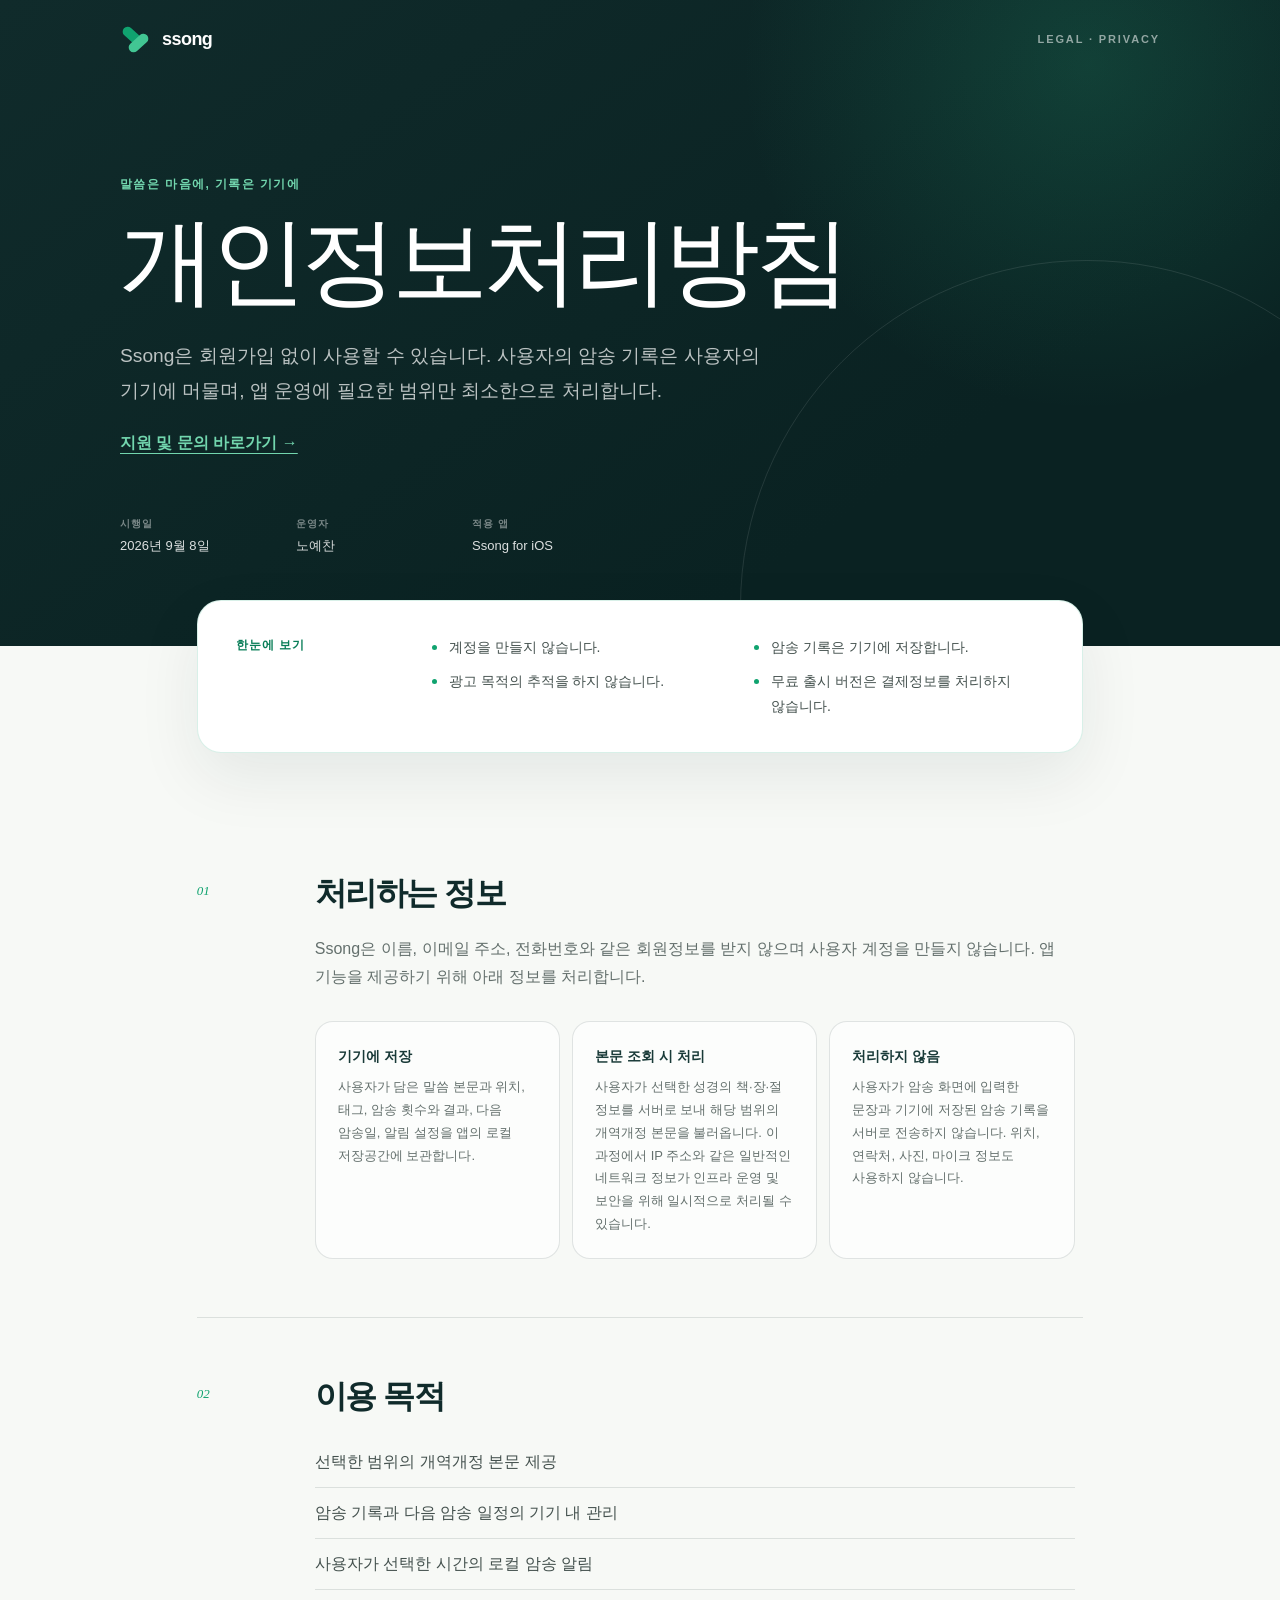
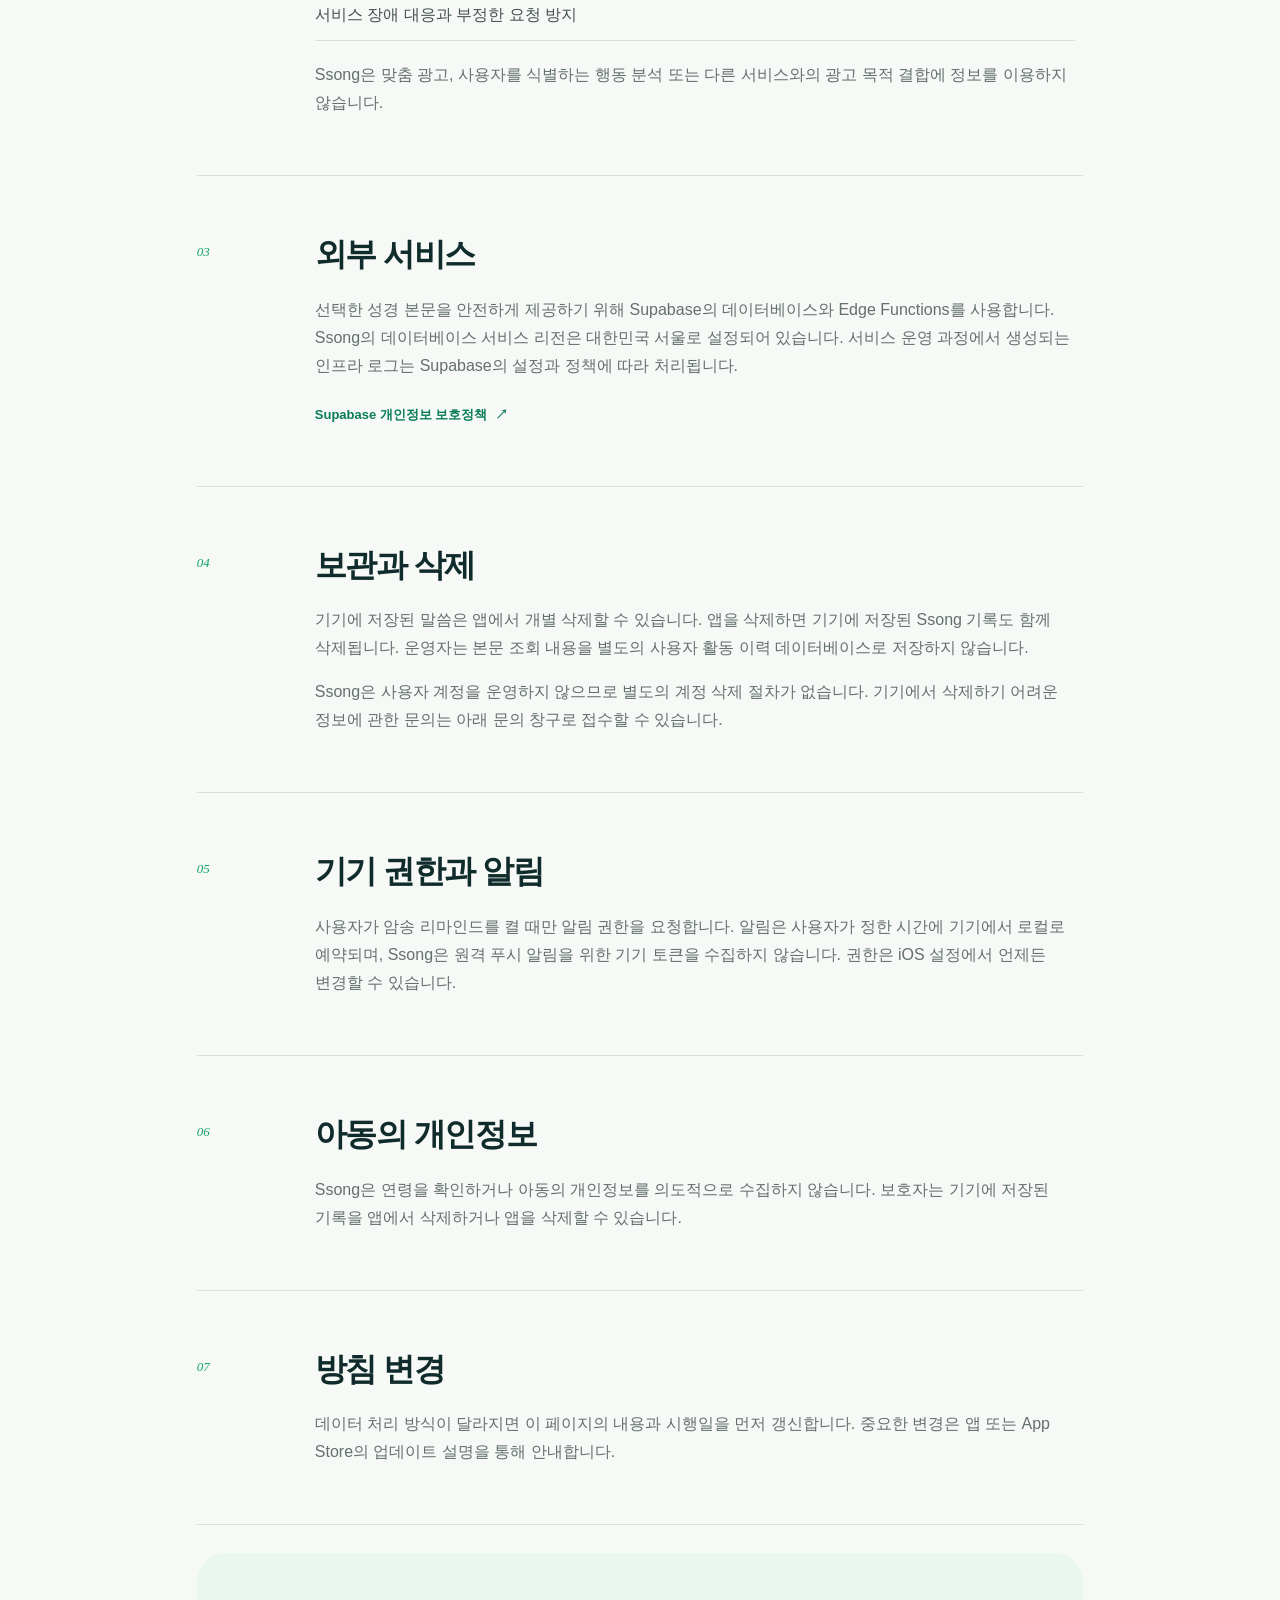
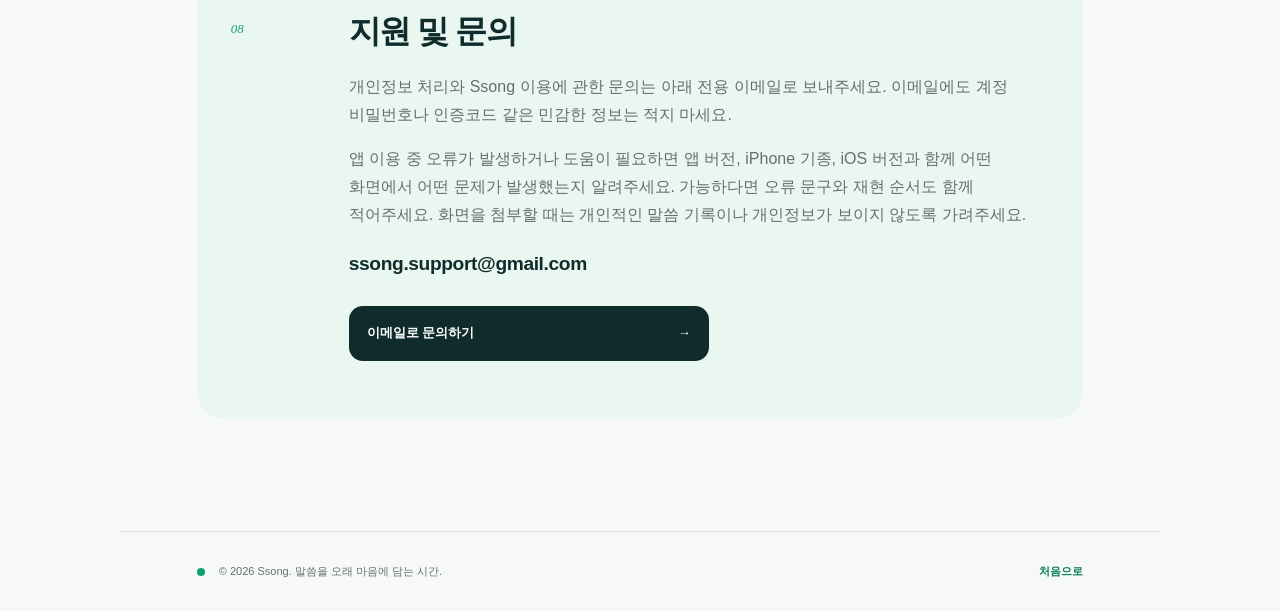
<file: index.html>
<!doctype html>
<html lang="ko">
  <head>
    <meta charset="utf-8" />
    <meta http-equiv="refresh" content="0; url=./privacy/" />
    <meta name="viewport" content="width=device-width, initial-scale=1" />
    <title>Ssong 법적 정보</title>
    <link rel="canonical" href="https://noy3928.github.io/ssong-legal/privacy/" />
  </head>
  <body>
    <p><a href="./privacy/">Ssong 개인정보처리방침 보기</a></p>
  </body>
</html>
</file>
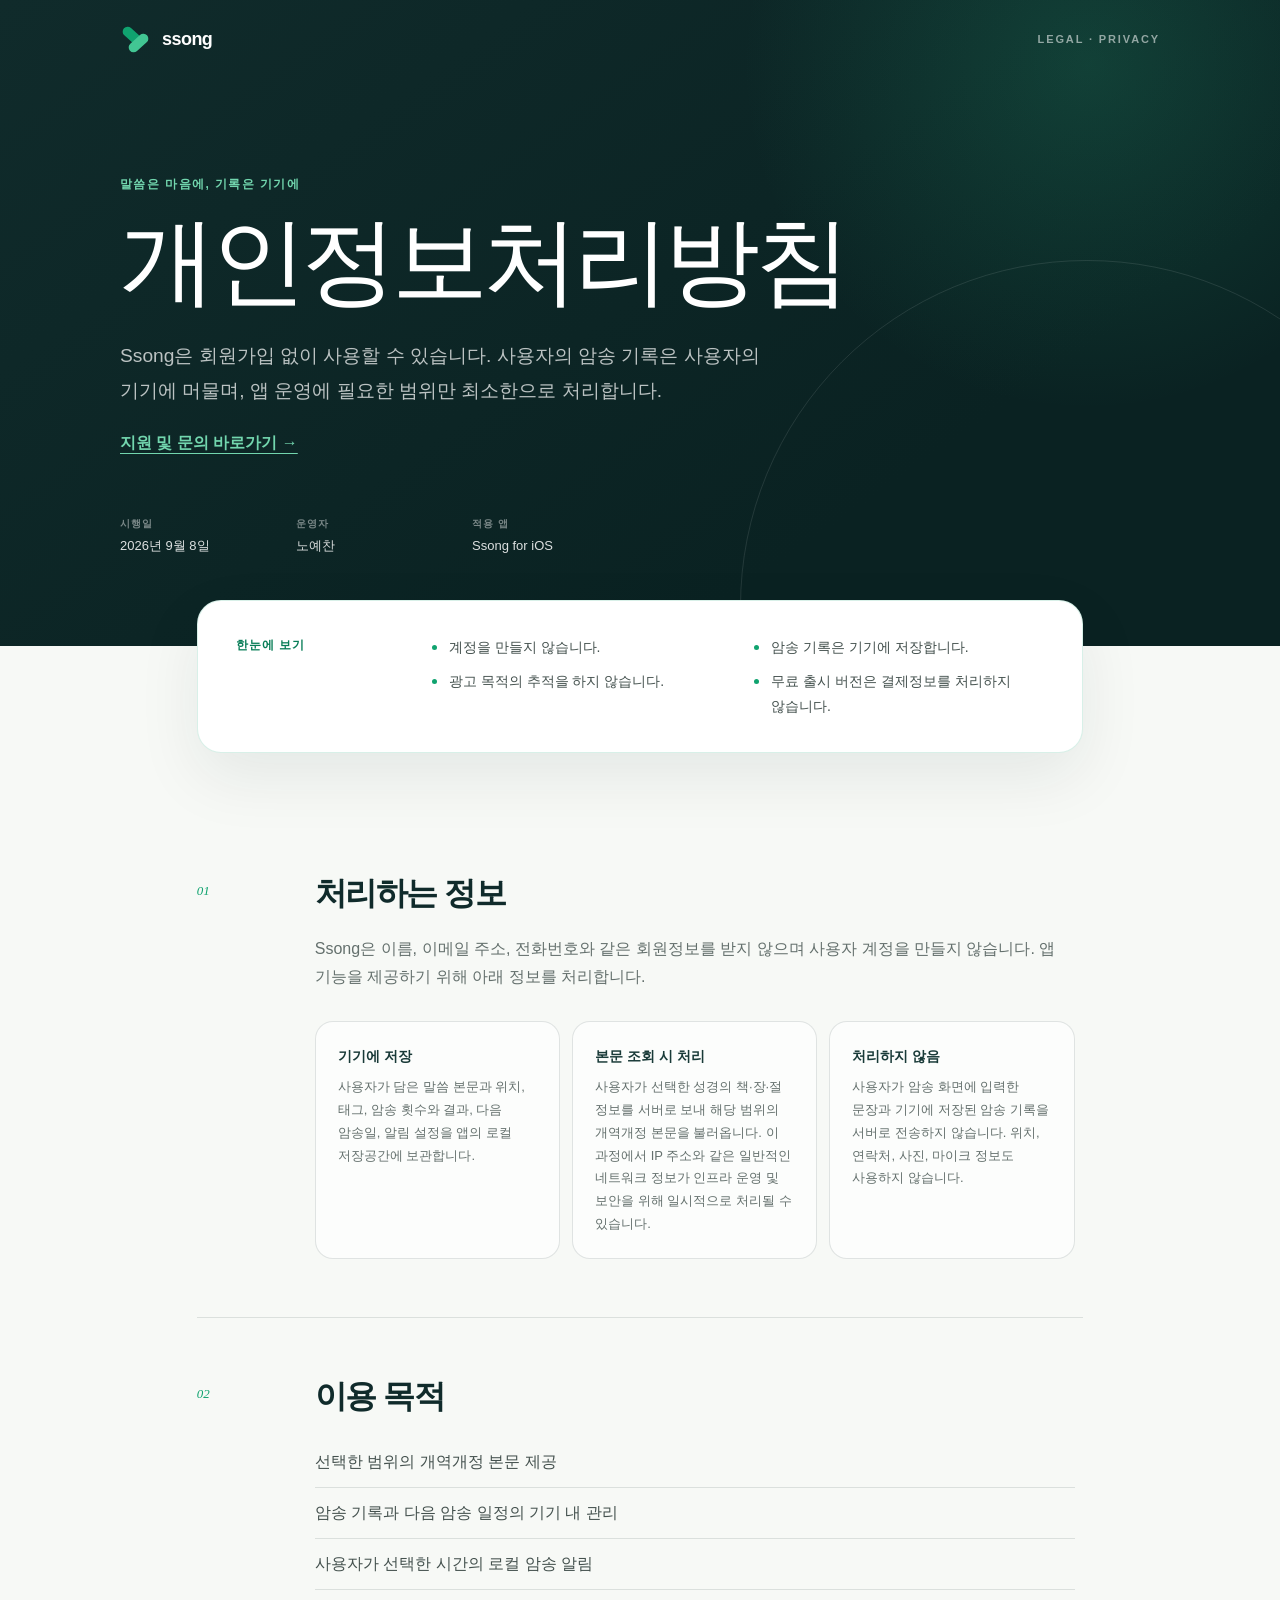
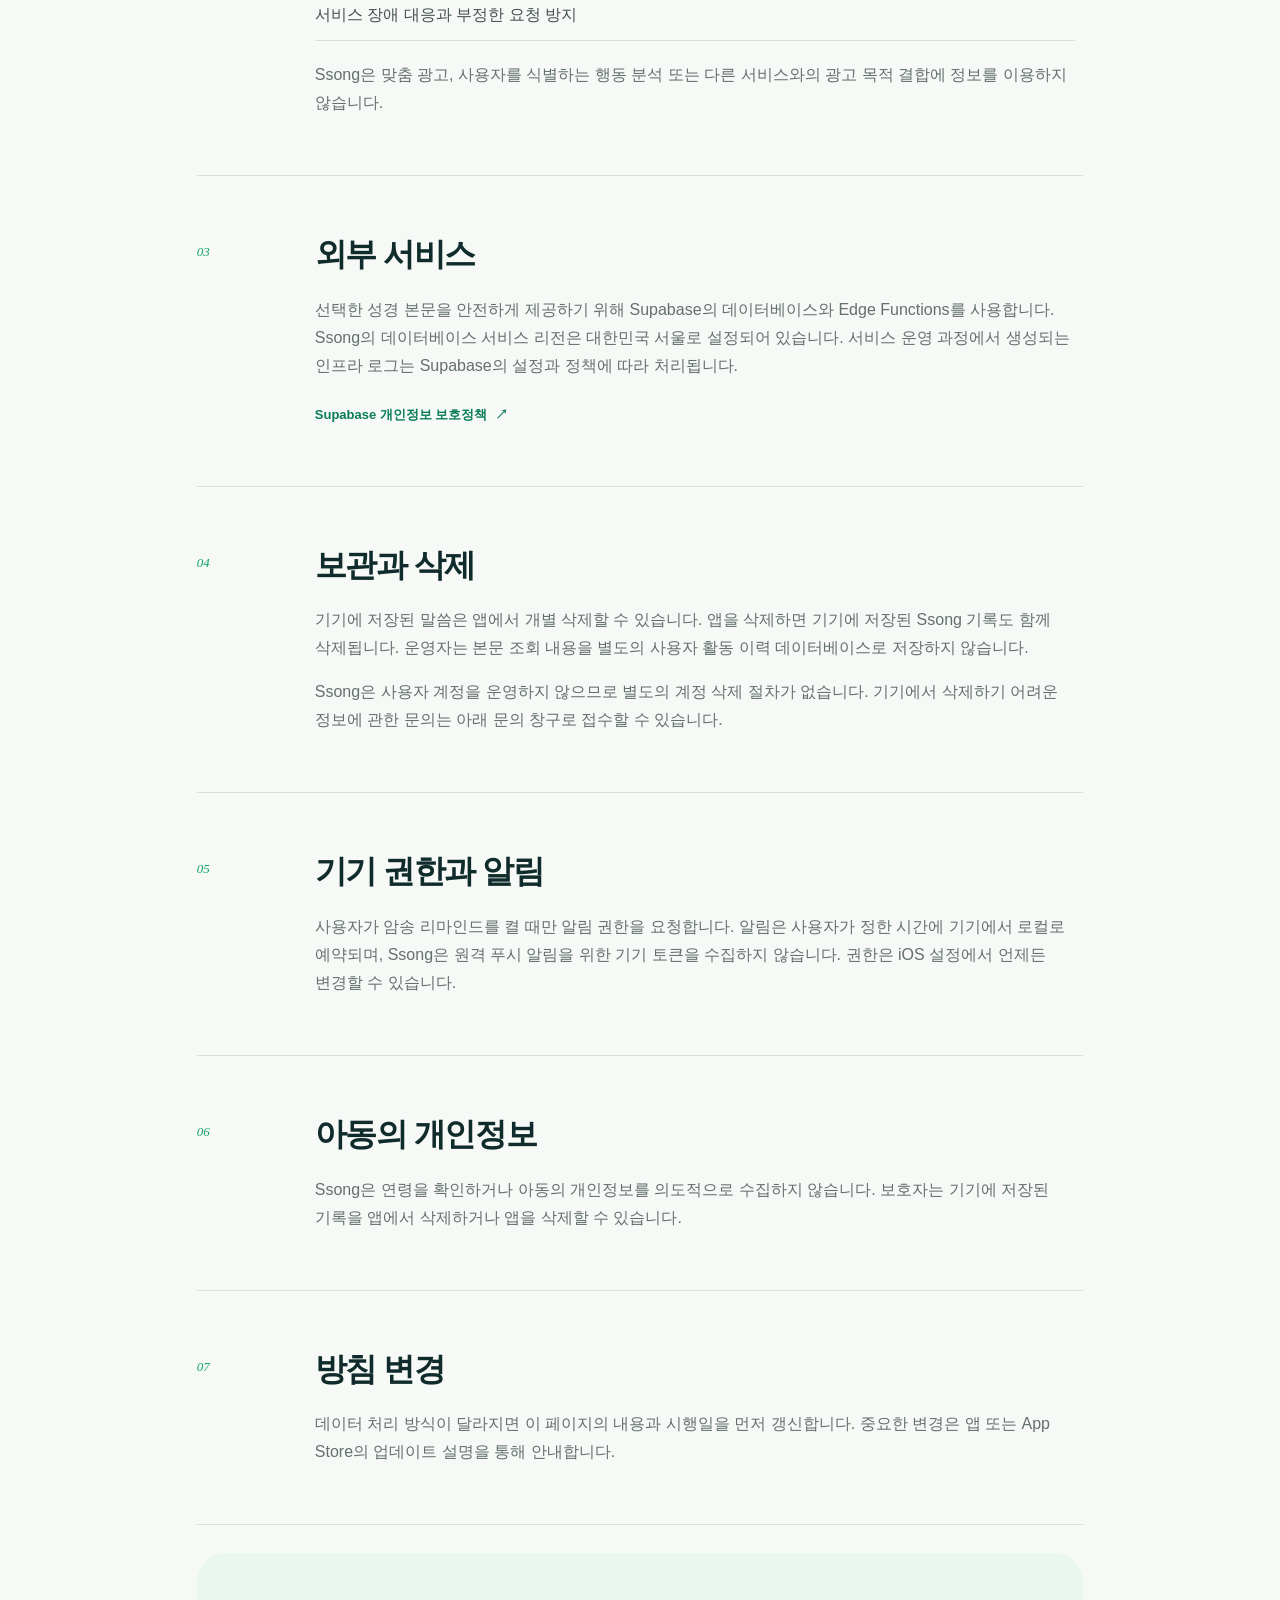
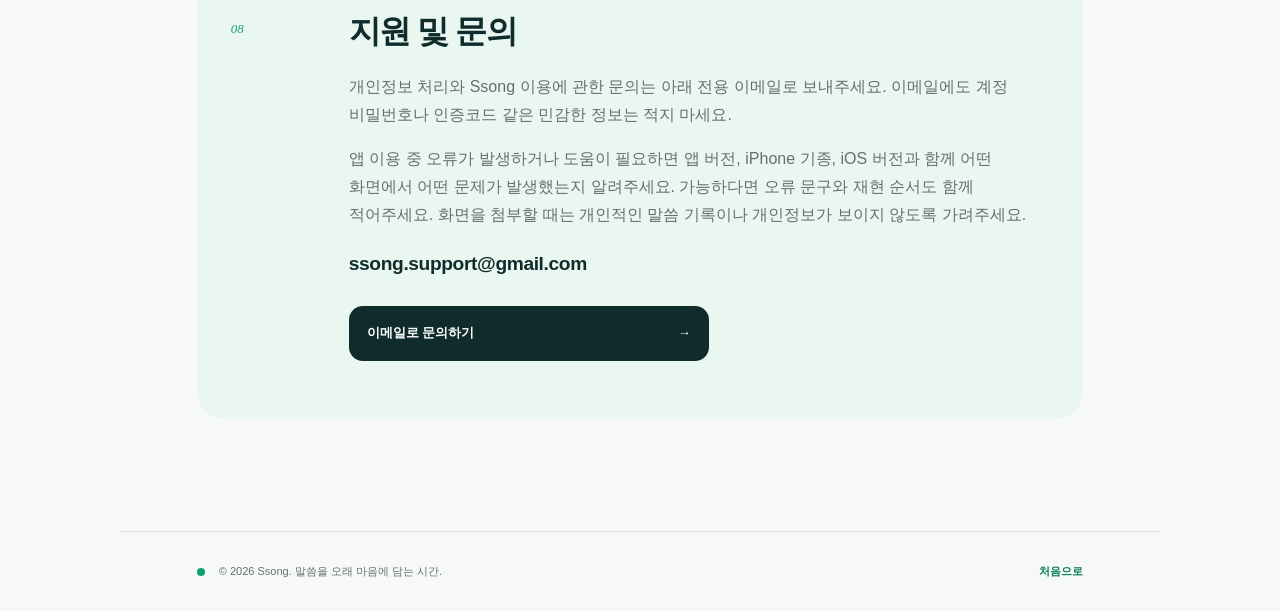
<file: privacy/index.html>
<!doctype html>
<html lang="ko">
  <head>
    <meta charset="utf-8" />
    <meta
      name="viewport"
      content="width=device-width, initial-scale=1, viewport-fit=cover"
    />
    <meta name="color-scheme" content="light" />
    <meta name="theme-color" content="#102b2b" />
    <meta name="referrer" content="strict-origin-when-cross-origin" />
    <meta
      name="description"
      content="Ssong이 사용자의 암송 기록과 개인정보를 처리하는 방식을 안내합니다."
    />
    <meta property="og:title" content="Ssong 개인정보처리방침" />
    <meta
      property="og:description"
      content="말씀은 마음에, 기록은 사용자의 기기에 머뭅니다."
    />
    <meta property="og:type" content="website" />
    <meta
      property="og:url"
      content="https://noy3928.github.io/ssong-legal/privacy/"
    />
    <title>Ssong 개인정보처리방침</title>
    <link rel="canonical" href="https://noy3928.github.io/ssong-legal/privacy/" />
    <link rel="stylesheet" href="./styles.css" />
  </head>
  <body>
    <header class="hero">
      <nav class="nav" aria-label="현재 문서">
        <a class="brand" href="./" aria-label="Ssong 개인정보처리방침 처음으로">
          <span class="brand-mark" aria-hidden="true">
            <span class="stroke stroke-a"></span>
            <span class="stroke stroke-b"></span>
          </span>
          <span>ssong</span>
        </a>
        <span class="document-label">LEGAL · PRIVACY</span>
      </nav>

      <div class="hero-copy">
        <p class="eyebrow">말씀은 마음에, 기록은 기기에</p>
        <h1>개인정보처리방침</h1>
        <p class="lede">
          Ssong은 회원가입 없이 사용할 수 있습니다. 사용자의 암송 기록은
          사용자의 기기에 머물며, 앱 운영에 필요한 범위만 최소한으로
          처리합니다.
        </p>
        <a class="support-shortcut" href="#contact">지원 및 문의 바로가기 →</a>
        <dl class="document-meta">
          <div>
            <dt>시행일</dt>
            <dd>2026년 9월 8일</dd>
          </div>
          <div>
            <dt>운영자</dt>
            <dd>노예찬</dd>
          </div>
          <div>
            <dt>적용 앱</dt>
            <dd>Ssong for iOS</dd>
          </div>
        </dl>
      </div>
    </header>

    <main>
      <aside class="summary" aria-labelledby="summary-title">
        <p id="summary-title">한눈에 보기</p>
        <ul>
          <li>계정을 만들지 않습니다.</li>
          <li>암송 기록은 기기에 저장합니다.</li>
          <li>광고 목적의 추적을 하지 않습니다.</li>
          <li>무료 출시 버전은 결제정보를 처리하지 않습니다.</li>
        </ul>
      </aside>

      <article class="policy">
        <section id="scope">
          <div class="section-number" aria-hidden="true">01</div>
          <div class="section-copy">
            <h2>처리하는 정보</h2>
            <p>
              Ssong은 이름, 이메일 주소, 전화번호와 같은 회원정보를 받지
              않으며 사용자 계정을 만들지 않습니다. 앱 기능을 제공하기 위해
              아래 정보를 처리합니다.
            </p>
            <div class="data-grid">
              <div class="data-card">
                <h3>기기에 저장</h3>
                <p>
                  사용자가 담은 말씀 본문과 위치, 태그, 암송 횟수와 결과,
                  다음 암송일, 알림 설정을 앱의 로컬 저장공간에 보관합니다.
                </p>
              </div>
              <div class="data-card">
                <h3>본문 조회 시 처리</h3>
                <p>
                  사용자가 선택한 성경의 책·장·절 정보를 서버로 보내 해당
                  범위의 개역개정 본문을 불러옵니다. 이 과정에서 IP 주소와
                  같은 일반적인 네트워크 정보가 인프라 운영 및 보안을 위해
                  일시적으로 처리될 수 있습니다.
                </p>
              </div>
              <div class="data-card">
                <h3>처리하지 않음</h3>
                <p>
                  사용자가 암송 화면에 입력한 문장과 기기에 저장된 암송
                  기록을 서버로 전송하지 않습니다. 위치, 연락처, 사진,
                  마이크 정보도 사용하지 않습니다.
                </p>
              </div>
            </div>
          </div>
        </section>

        <section id="purpose">
          <div class="section-number" aria-hidden="true">02</div>
          <div class="section-copy">
            <h2>이용 목적</h2>
            <ul class="plain-list">
              <li>선택한 범위의 개역개정 본문 제공</li>
              <li>암송 기록과 다음 암송 일정의 기기 내 관리</li>
              <li>사용자가 선택한 시간의 로컬 암송 알림</li>
              <li>서비스 장애 대응과 부정한 요청 방지</li>
            </ul>
            <p>
              Ssong은 맞춤 광고, 사용자를 식별하는 행동 분석 또는 다른
              서비스와의 광고 목적 결합에 정보를 이용하지 않습니다.
            </p>
          </div>
        </section>

        <section id="service-provider">
          <div class="section-number" aria-hidden="true">03</div>
          <div class="section-copy">
            <h2>외부 서비스</h2>
            <p>
              선택한 성경 본문을 안전하게 제공하기 위해 Supabase의 데이터베이스와
              Edge Functions를 사용합니다. Ssong의 데이터베이스 서비스 리전은
              대한민국 서울로 설정되어 있습니다. 서비스 운영 과정에서 생성되는
              인프라 로그는 Supabase의 설정과 정책에 따라 처리됩니다.
            </p>
            <a
              class="text-link"
              href="https://supabase.com/privacy"
              rel="noreferrer"
              target="_blank"
            >
              Supabase 개인정보 보호정책
              <span aria-hidden="true">↗</span>
            </a>
          </div>
        </section>

        <section id="retention">
          <div class="section-number" aria-hidden="true">04</div>
          <div class="section-copy">
            <h2>보관과 삭제</h2>
            <p>
              기기에 저장된 말씀은 앱에서 개별 삭제할 수 있습니다. 앱을
              삭제하면 기기에 저장된 Ssong 기록도 함께 삭제됩니다. 운영자는
              본문 조회 내용을 별도의 사용자 활동 이력 데이터베이스로
              저장하지 않습니다.
            </p>
            <p>
              Ssong은 사용자 계정을 운영하지 않으므로 별도의 계정 삭제
              절차가 없습니다. 기기에서 삭제하기 어려운 정보에 관한 문의는
              아래 문의 창구로 접수할 수 있습니다.
            </p>
          </div>
        </section>

        <section id="permissions">
          <div class="section-number" aria-hidden="true">05</div>
          <div class="section-copy">
            <h2>기기 권한과 알림</h2>
            <p>
              사용자가 암송 리마인드를 켤 때만 알림 권한을 요청합니다. 알림은
              사용자가 정한 시간에 기기에서 로컬로 예약되며, Ssong은 원격 푸시
              알림을 위한 기기 토큰을 수집하지 않습니다. 권한은 iOS 설정에서
              언제든 변경할 수 있습니다.
            </p>
          </div>
        </section>

        <section id="children">
          <div class="section-number" aria-hidden="true">06</div>
          <div class="section-copy">
            <h2>아동의 개인정보</h2>
            <p>
              Ssong은 연령을 확인하거나 아동의 개인정보를 의도적으로 수집하지
              않습니다. 보호자는 기기에 저장된 기록을 앱에서 삭제하거나 앱을
              삭제할 수 있습니다.
            </p>
          </div>
        </section>

        <section id="changes">
          <div class="section-number" aria-hidden="true">07</div>
          <div class="section-copy">
            <h2>방침 변경</h2>
            <p>
              데이터 처리 방식이 달라지면 이 페이지의 내용과 시행일을 먼저
              갱신합니다. 중요한 변경은 앱 또는 App Store의 업데이트 설명을
              통해 안내합니다.
            </p>
          </div>
        </section>

        <section id="contact" class="contact-section">
          <div class="section-number" aria-hidden="true">08</div>
          <div class="section-copy">
            <h2>지원 및 문의</h2>
            <p>
              개인정보 처리와 Ssong 이용에 관한 문의는 아래 전용 이메일로
              보내주세요. 이메일에도 계정 비밀번호나 인증코드 같은 민감한
              정보는 적지 마세요.
            </p>
            <p>
              앱 이용 중 오류가 발생하거나 도움이 필요하면 앱 버전, iPhone 기종,
              iOS 버전과 함께 어떤 화면에서 어떤 문제가 발생했는지 알려주세요.
              가능하다면 오류 문구와 재현 순서도 함께 적어주세요.
              화면을 첨부할 때는 개인적인 말씀 기록이나 개인정보가 보이지 않도록
              가려주세요.
            </p>
            <p class="contact-email">ssong.support@gmail.com</p>
            <a
              class="contact-link"
              href="mailto:ssong.support@gmail.com"
            >
              <span>이메일로 문의하기</span>
              <span aria-hidden="true">→</span>
            </a>
          </div>
        </section>
      </article>
    </main>

    <footer>
      <div class="footer-mark" aria-hidden="true"></div>
      <p>© 2026 Ssong. 말씀을 오래 마음에 담는 시간.</p>
      <a href="#scope">처음으로</a>
    </footer>
  </body>
</html>
</file>
<file: privacy/styles.css>
:root {
  --navy: #102b2b;
  --navy-soft: #193a38;
  --emerald: #10a36f;
  --emerald-deep: #087d57;
  --mint: #e9f7f0;
  --canvas: #f7f9f6;
  --paper: #ffffff;
  --ink: #1a2624;
  --muted: #64706d;
  --hairline: rgba(16, 43, 43, 0.12);
  --shadow: 0 24px 64px rgba(14, 44, 39, 0.08);
}

* {
  box-sizing: border-box;
}

html {
  scroll-behavior: smooth;
}

body {
  margin: 0;
  background: var(--canvas);
  color: var(--ink);
  font-family:
    "Apple SD Gothic Neo", "Pretendard", "Noto Sans KR", sans-serif;
  font-size: 16px;
  line-height: 1.75;
  word-break: keep-all;
}

a {
  color: inherit;
}

.hero {
  position: relative;
  overflow: hidden;
  min-height: 620px;
  padding: max(24px, env(safe-area-inset-top)) 6vw 88px;
  background:
    radial-gradient(circle at 85% 10%, rgba(45, 191, 139, 0.18), transparent 28%),
    linear-gradient(145deg, var(--navy), #0a2222 72%);
  color: white;
}

.hero::after {
  position: absolute;
  right: -12vw;
  bottom: -24vw;
  width: 54vw;
  height: 54vw;
  min-width: 420px;
  min-height: 420px;
  border: 1px solid rgba(255, 255, 255, 0.1);
  border-radius: 50%;
  content: "";
}

.nav,
.hero-copy,
main,
footer {
  width: min(100%, 1040px);
  margin-inline: auto;
}

.nav {
  display: flex;
  align-items: center;
  justify-content: space-between;
}

.brand {
  display: inline-flex;
  align-items: center;
  gap: 11px;
  color: white;
  font-size: 18px;
  font-weight: 700;
  letter-spacing: -0.03em;
  text-decoration: none;
}

.brand-mark {
  position: relative;
  display: inline-block;
  width: 31px;
  height: 31px;
}

.stroke {
  position: absolute;
  width: 23px;
  height: 10px;
  border-radius: 99px;
  background: var(--emerald);
}

.stroke-a {
  top: 7px;
  left: 1px;
  transform: rotate(42deg);
}

.stroke-b {
  right: 1px;
  bottom: 7px;
  transform: rotate(-42deg);
  background: #42c693;
}

.document-label {
  color: rgba(255, 255, 255, 0.55);
  font-size: 11px;
  font-weight: 700;
  letter-spacing: 0.17em;
}

.hero-copy {
  position: relative;
  z-index: 1;
  margin-top: 118px;
}

.eyebrow {
  margin: 0 0 18px;
  color: #72d6ae;
  font-size: 12px;
  font-weight: 700;
  letter-spacing: 0.12em;
}

h1 {
  max-width: 760px;
  margin: 0;
  font-family: Georgia, "Times New Roman", serif;
  font-size: clamp(3rem, 8vw, 6rem);
  font-weight: 400;
  letter-spacing: -0.055em;
  line-height: 1.03;
}

.lede {
  max-width: 650px;
  margin: 28px 0 0;
  color: rgba(255, 255, 255, 0.72);
  font-size: clamp(1rem, 2vw, 1.2rem);
  line-height: 1.8;
}

.document-meta {
  display: flex;
  flex-wrap: wrap;
  gap: 28px 56px;
  margin: 58px 0 0;
}

.support-shortcut {
  display: inline-block;
  margin-top: 20px;
  color: #72d6ae;
  font-weight: 700;
  text-underline-offset: 5px;
}

.document-meta div {
  min-width: 120px;
}

.document-meta dt {
  color: rgba(255, 255, 255, 0.45);
  font-size: 10px;
  font-weight: 700;
  letter-spacing: 0.1em;
  text-transform: uppercase;
}

.document-meta dd {
  margin: 3px 0 0;
  color: rgba(255, 255, 255, 0.86);
  font-size: 13px;
}

main {
  padding: 0 6vw 112px;
}

.summary {
  position: relative;
  z-index: 2;
  display: grid;
  grid-template-columns: 160px 1fr;
  gap: 36px;
  margin-top: -46px;
  padding: 34px 38px;
  border: 1px solid rgba(16, 163, 111, 0.16);
  border-radius: 24px;
  background: var(--paper);
  box-shadow: var(--shadow);
}

.summary > p {
  margin: 0;
  color: var(--emerald-deep);
  font-size: 12px;
  font-weight: 700;
  letter-spacing: 0.08em;
}

.summary ul {
  display: grid;
  grid-template-columns: repeat(2, 1fr);
  gap: 10px 32px;
  margin: 0;
  padding: 0;
  list-style: none;
}

.summary li {
  position: relative;
  padding-left: 17px;
  color: #44514e;
  font-size: 14px;
}

.summary li::before {
  position: absolute;
  top: 0.72em;
  left: 0;
  width: 5px;
  height: 5px;
  border-radius: 50%;
  background: var(--emerald);
  content: "";
}

.policy {
  padding-top: 62px;
}

.policy section {
  display: grid;
  grid-template-columns: 88px 1fr;
  gap: 30px;
  padding: 58px 0;
  border-bottom: 1px solid var(--hairline);
  scroll-margin-top: 24px;
}

.section-number {
  padding-top: 7px;
  color: var(--emerald);
  font-family: Georgia, "Times New Roman", serif;
  font-size: 13px;
  font-style: italic;
}

.section-copy {
  max-width: 760px;
}

h2 {
  margin: 0 0 20px;
  color: var(--navy);
  font-size: clamp(1.55rem, 3vw, 2rem);
  letter-spacing: -0.045em;
  line-height: 1.3;
}

h3 {
  margin: 0 0 8px;
  color: var(--navy-soft);
  font-size: 14px;
}

.section-copy > p {
  margin: 0;
  color: var(--muted);
}

.section-copy > p + p {
  margin-top: 16px;
}

.data-grid {
  display: grid;
  grid-template-columns: repeat(3, 1fr);
  gap: 12px;
  margin-top: 30px;
}

.data-card {
  padding: 22px;
  border: 1px solid var(--hairline);
  border-radius: 18px;
  background: rgba(255, 255, 255, 0.62);
}

.data-card p {
  margin: 0;
  color: var(--muted);
  font-size: 13px;
  line-height: 1.75;
}

.plain-list {
  margin: 0 0 20px;
  padding: 0;
  list-style: none;
}

.plain-list li {
  padding: 11px 0;
  border-bottom: 1px solid var(--hairline);
  color: #44514e;
}

.text-link {
  display: inline-flex;
  gap: 8px;
  margin-top: 24px;
  color: var(--emerald-deep);
  font-size: 13px;
  font-weight: 700;
  text-decoration: none;
}

.text-link:hover,
.text-link:focus-visible {
  text-decoration: underline;
  text-underline-offset: 4px;
}

.contact-section {
  margin-top: 28px;
  padding-inline: 34px !important;
  border: 0 !important;
  border-radius: 28px;
  background: var(--mint);
}

.contact-link {
  display: flex;
  align-items: center;
  justify-content: space-between;
  width: min(100%, 360px);
  margin-top: 26px;
  padding: 16px 18px;
  border-radius: 14px;
  background: var(--navy);
  color: white;
  font-size: 13px;
  font-weight: 700;
  text-decoration: none;
  transition: transform 160ms ease, background-color 160ms ease;
}

.contact-email {
  margin-top: 18px !important;
  color: var(--navy) !important;
  font-size: clamp(1rem, 2.2vw, 1.2rem);
  font-weight: 700;
  letter-spacing: -0.02em;
  word-break: break-all;
}

.contact-link:hover,
.contact-link:focus-visible {
  background: var(--navy-soft);
  transform: translateY(-2px);
}

footer {
  display: flex;
  align-items: center;
  gap: 14px;
  padding: 30px 6vw max(30px, env(safe-area-inset-bottom));
  border-top: 1px solid var(--hairline);
  color: var(--muted);
  font-size: 11px;
}

.footer-mark {
  width: 8px;
  height: 8px;
  border-radius: 50%;
  background: var(--emerald);
}

footer p {
  margin: 0 auto 0 0;
}

footer a {
  color: var(--emerald-deep);
  font-weight: 700;
  text-decoration: none;
}

@media (max-width: 720px) {
  .hero {
    min-height: 590px;
    padding-inline: 22px;
  }

  .hero-copy {
    width: 100%;
    max-width: calc(100vw - 44px);
    margin-top: 86px;
  }

  h1 {
    font-family: "Apple SD Gothic Neo", "Pretendard", sans-serif;
    font-size: clamp(2.25rem, 10.5vw, 2.65rem);
    font-weight: 800;
    letter-spacing: -0.065em;
    word-break: break-all;
  }

  .document-label {
    display: none;
  }

  .document-meta {
    gap: 20px 28px;
    margin-top: 42px;
  }

  main {
    padding-inline: 18px;
  }

  .summary {
    grid-template-columns: 1fr;
    gap: 18px;
    padding: 28px 24px;
  }

  .summary ul {
    grid-template-columns: 1fr;
  }

  .policy section {
    grid-template-columns: 38px 1fr;
    gap: 8px;
    padding: 45px 2px;
  }

  .data-grid {
    grid-template-columns: 1fr;
  }

  .contact-section {
    margin-inline: -2px;
    padding-inline: 18px !important;
  }

  footer {
    padding-inline: 22px;
  }
}

@media (prefers-reduced-motion: reduce) {
  html {
    scroll-behavior: auto;
  }

  .contact-link {
    transition: none;
  }
}

@media print {
  .hero {
    min-height: auto;
    padding-bottom: 48px;
  }

  .hero-copy {
    margin-top: 48px;
  }

  .summary {
    margin-top: 28px;
    box-shadow: none;
  }

  .contact-link {
    color: var(--ink);
    background: transparent;
    border: 1px solid var(--hairline);
  }
}
</file>
